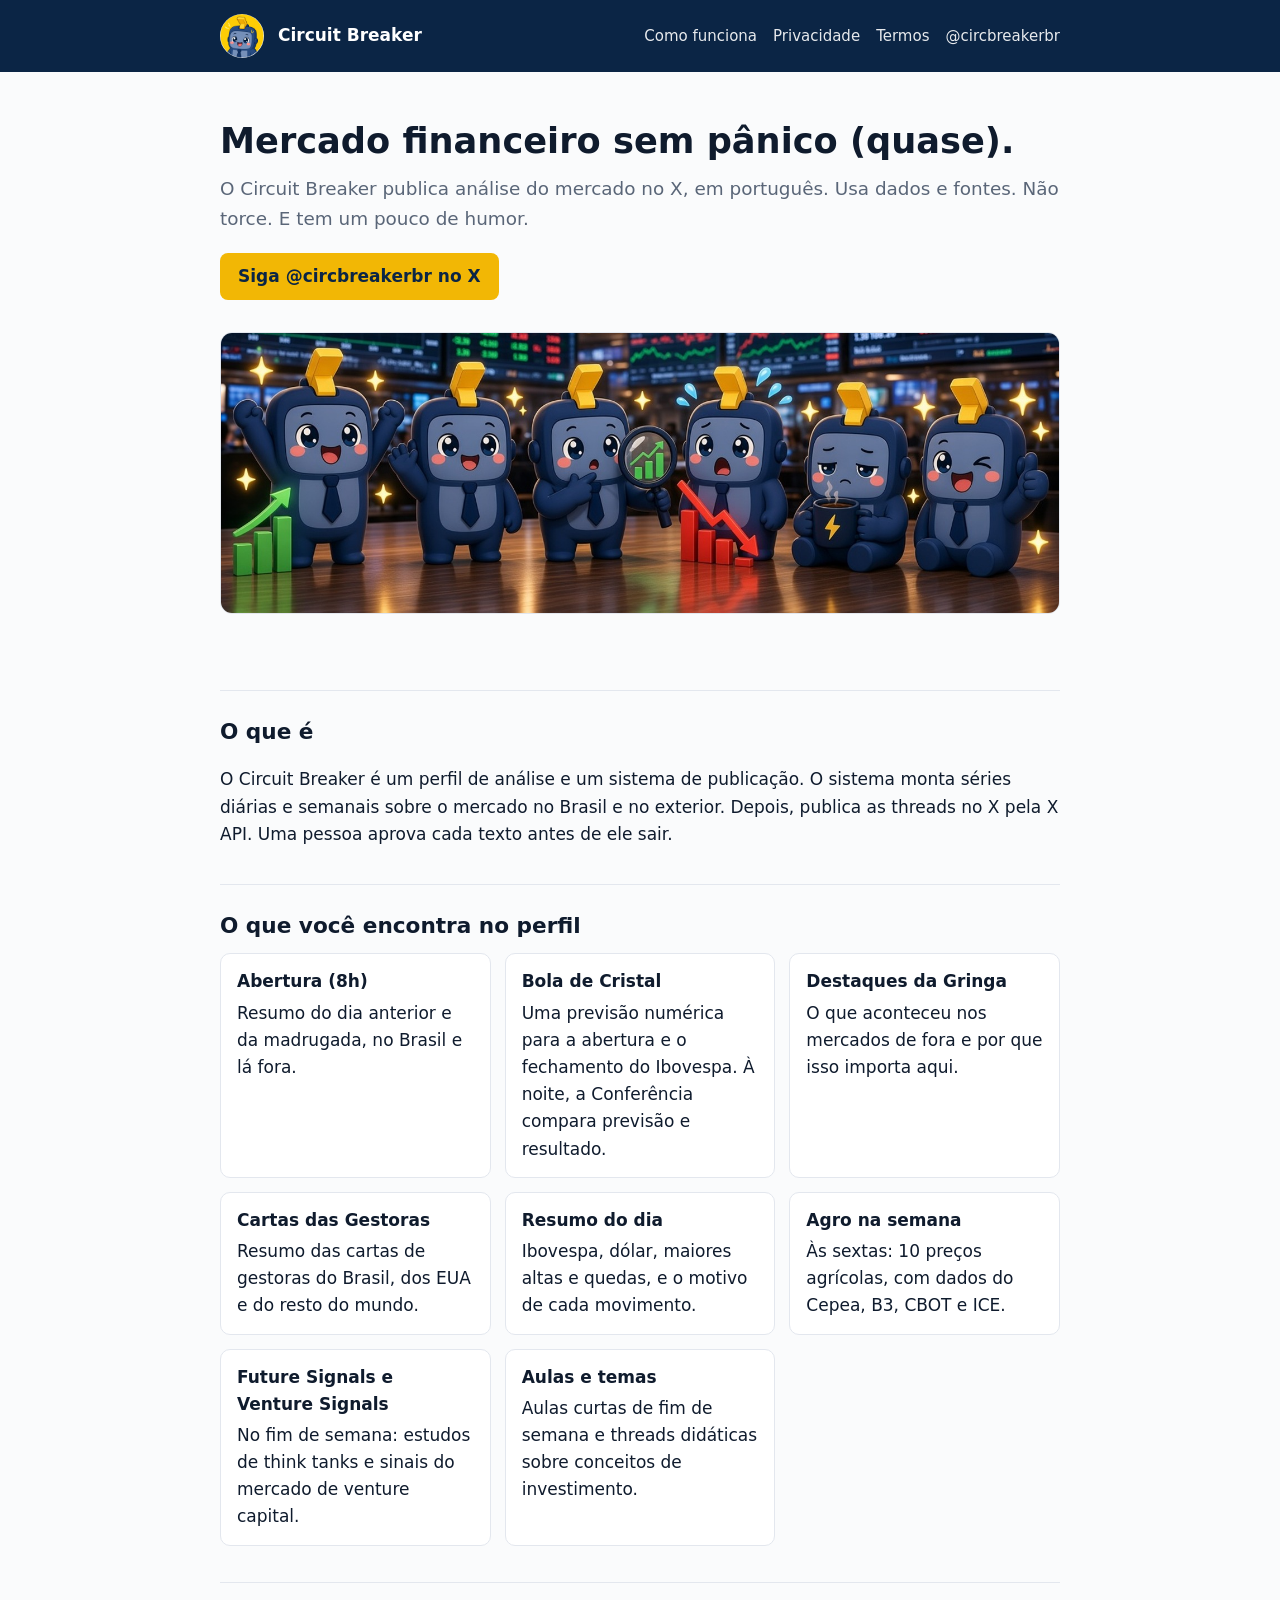
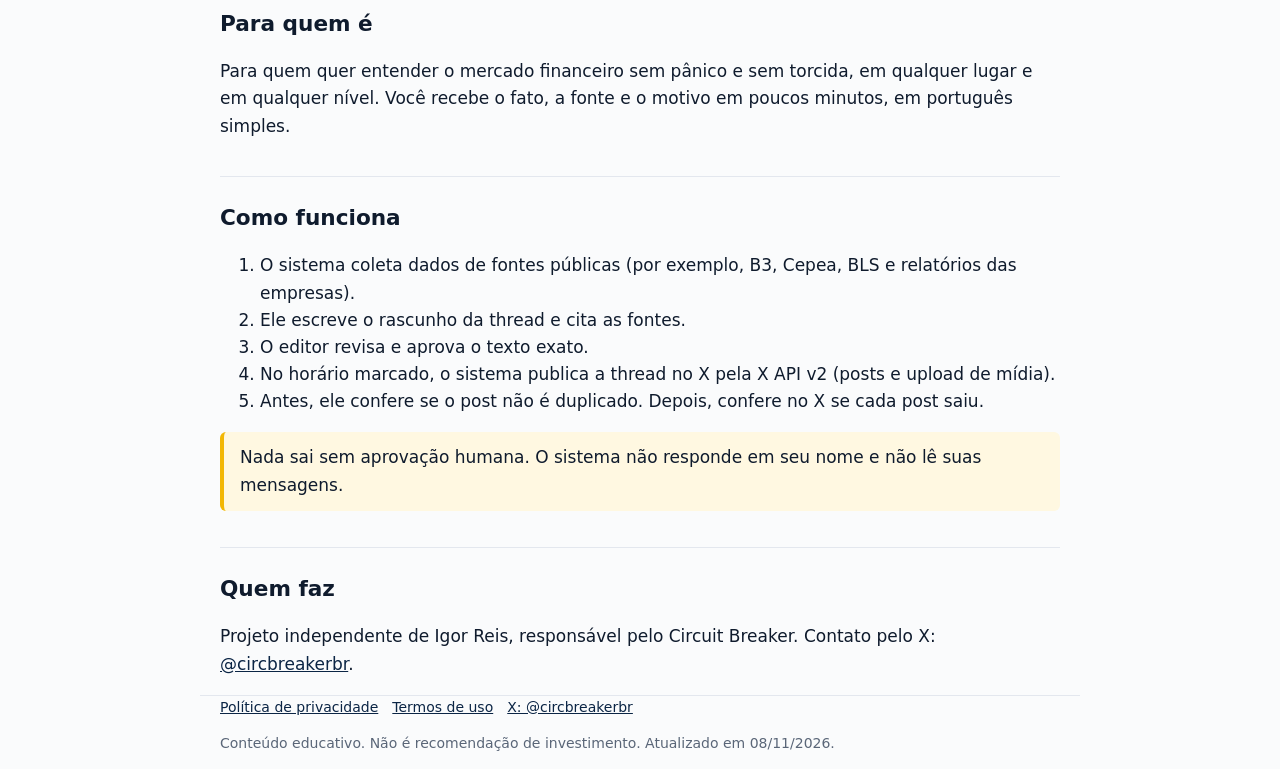
<file: index.html>
<!doctype html><html lang="pt-BR"><head><meta charset="utf-8"><meta name="viewport" content="width=device-width,initial-scale=1"><title>Circuit Breaker — mercado financeiro sem pânico (quase)</title><meta name="description" content="Circuit Breaker: análise do mercado financeiro em português, publicada no X com dados e fontes."><link rel="icon" href="assets/logo.jpg"><link rel="stylesheet" href="style.css"></head><body><header><div class="w"><img src="assets/logo.jpg" alt="Breaker, o mascote do Circuit Breaker"><a href="index.html">Circuit Breaker</a><nav><a href="index.html#como-funciona">Como funciona</a><a href="privacidade.html">Privacidade</a><a href="termos.html">Termos</a><a href="https://x.com/circbreakerbr">@circbreakerbr</a></nav></div></header><main class="w"><section class="hero"><h1>Mercado financeiro sem pânico (quase).</h1><p>O Circuit Breaker publica análise do mercado no X, em português. Usa dados e fontes. Não torce. E tem um pouco de humor.</p><a class="btn" href="https://x.com/circbreakerbr">Siga @circbreakerbr no X</a></section>
<img class="banner" src="assets/banner.jpg" alt="Banner do Circuit Breaker: mascotes Breaker num pregão">
<h2>O que é</h2><p>O Circuit Breaker é um perfil de análise e um sistema de publicação. O sistema monta séries diárias e semanais sobre o mercado no Brasil e no exterior. Depois, publica as threads no X pela X API. Uma pessoa aprova cada texto antes de ele sair.</p>
<h2>O que você encontra no perfil</h2><div class="grid">
<div class="card"><b>Abertura (8h)</b>Resumo do dia anterior e da madrugada, no Brasil e lá fora.</div>
<div class="card"><b>Bola de Cristal</b>Uma previsão numérica para a abertura e o fechamento do Ibovespa. À noite, a Conferência compara previsão e resultado.</div>
<div class="card"><b>Destaques da Gringa</b>O que aconteceu nos mercados de fora e por que isso importa aqui.</div>
<div class="card"><b>Cartas das Gestoras</b>Resumo das cartas de gestoras do Brasil, dos EUA e do resto do mundo.</div>
<div class="card"><b>Resumo do dia</b>Ibovespa, dólar, maiores altas e quedas, e o motivo de cada movimento.</div>
<div class="card"><b>Agro na semana</b>Às sextas: 10 preços agrícolas, com dados do Cepea, B3, CBOT e ICE.</div>
<div class="card"><b>Future Signals e Venture Signals</b>No fim de semana: estudos de think tanks e sinais do mercado de venture capital.</div>
<div class="card"><b>Aulas e temas</b>Aulas curtas de fim de semana e threads didáticas sobre conceitos de investimento.</div></div>
<h2>Para quem é</h2><p>Para quem quer entender o mercado financeiro sem pânico e sem torcida, em qualquer lugar e em qualquer nível. Você recebe o fato, a fonte e o motivo em poucos minutos, em português simples.</p>
<h2 id="como-funciona">Como funciona</h2><ol><li>O sistema coleta dados de fontes públicas (por exemplo, B3, Cepea, BLS e relatórios das empresas).</li><li>Ele escreve o rascunho da thread e cita as fontes.</li><li>O editor revisa e aprova o texto exato.</li><li>No horário marcado, o sistema publica a thread no X pela X API v2 (posts e upload de mídia).</li><li>Antes, ele confere se o post não é duplicado. Depois, confere no X se cada post saiu.</li></ol>
<p class="note">Nada sai sem aprovação humana. O sistema não responde em seu nome e não lê suas mensagens.</p>
<h2>Quem faz</h2><p>Projeto independente de Igor Reis, responsável pelo Circuit Breaker. Contato pelo X: <a href="https://x.com/circbreakerbr">@circbreakerbr</a>.</p></main><footer class="w"><a href="privacidade.html">Política de privacidade</a><a href="termos.html">Termos de uso</a><a href="https://x.com/circbreakerbr">X: @circbreakerbr</a><p>Conteúdo educativo. Não é recomendação de investimento. Atualizado em 08/11/2026.</p></footer></body></html>
</file>
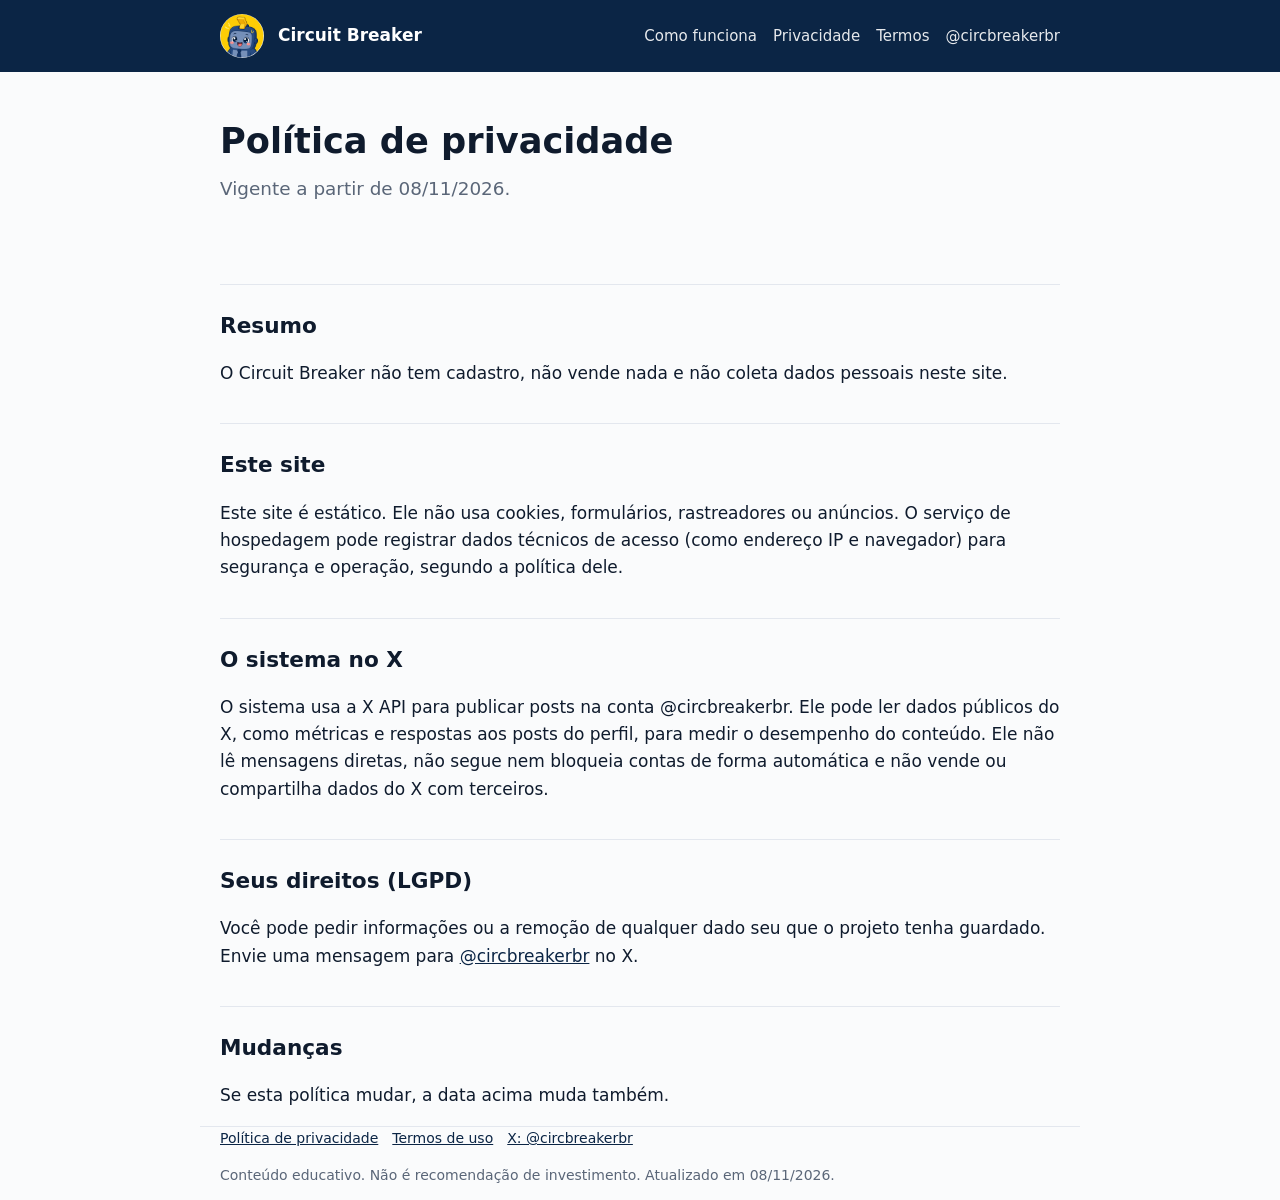
<file: privacidade.html>
<!doctype html><html lang="pt-BR"><head><meta charset="utf-8"><meta name="viewport" content="width=device-width,initial-scale=1"><title>Política de privacidade — Circuit Breaker</title><meta name="description" content="Circuit Breaker: análise do mercado financeiro em português, publicada no X com dados e fontes."><link rel="icon" href="assets/logo.jpg"><link rel="stylesheet" href="style.css"></head><body><header><div class="w"><img src="assets/logo.jpg" alt="Breaker, o mascote do Circuit Breaker"><a href="index.html">Circuit Breaker</a><nav><a href="index.html#como-funciona">Como funciona</a><a href="privacidade.html">Privacidade</a><a href="termos.html">Termos</a><a href="https://x.com/circbreakerbr">@circbreakerbr</a></nav></div></header><main class="w"><section class="hero"><h1>Política de privacidade</h1><p>Vigente a partir de 08/11/2026.</p></section>
<h2>Resumo</h2><p>O Circuit Breaker não tem cadastro, não vende nada e não coleta dados pessoais neste site.</p>
<h2>Este site</h2><p>Este site é estático. Ele não usa cookies, formulários, rastreadores ou anúncios. O serviço de hospedagem pode registrar dados técnicos de acesso (como endereço IP e navegador) para segurança e operação, segundo a política dele.</p>
<h2>O sistema no X</h2><p>O sistema usa a X API para publicar posts na conta @circbreakerbr. Ele pode ler dados públicos do X, como métricas e respostas aos posts do perfil, para medir o desempenho do conteúdo. Ele não lê mensagens diretas, não segue nem bloqueia contas de forma automática e não vende ou compartilha dados do X com terceiros.</p>
<h2>Seus direitos (LGPD)</h2><p>Você pode pedir informações ou a remoção de qualquer dado seu que o projeto tenha guardado. Envie uma mensagem para <a href="https://x.com/circbreakerbr">@circbreakerbr</a> no X.</p>
<h2>Mudanças</h2><p>Se esta política mudar, a data acima muda também.</p></main><footer class="w"><a href="privacidade.html">Política de privacidade</a><a href="termos.html">Termos de uso</a><a href="https://x.com/circbreakerbr">X: @circbreakerbr</a><p>Conteúdo educativo. Não é recomendação de investimento. Atualizado em 08/11/2026.</p></footer></body></html>
</file>
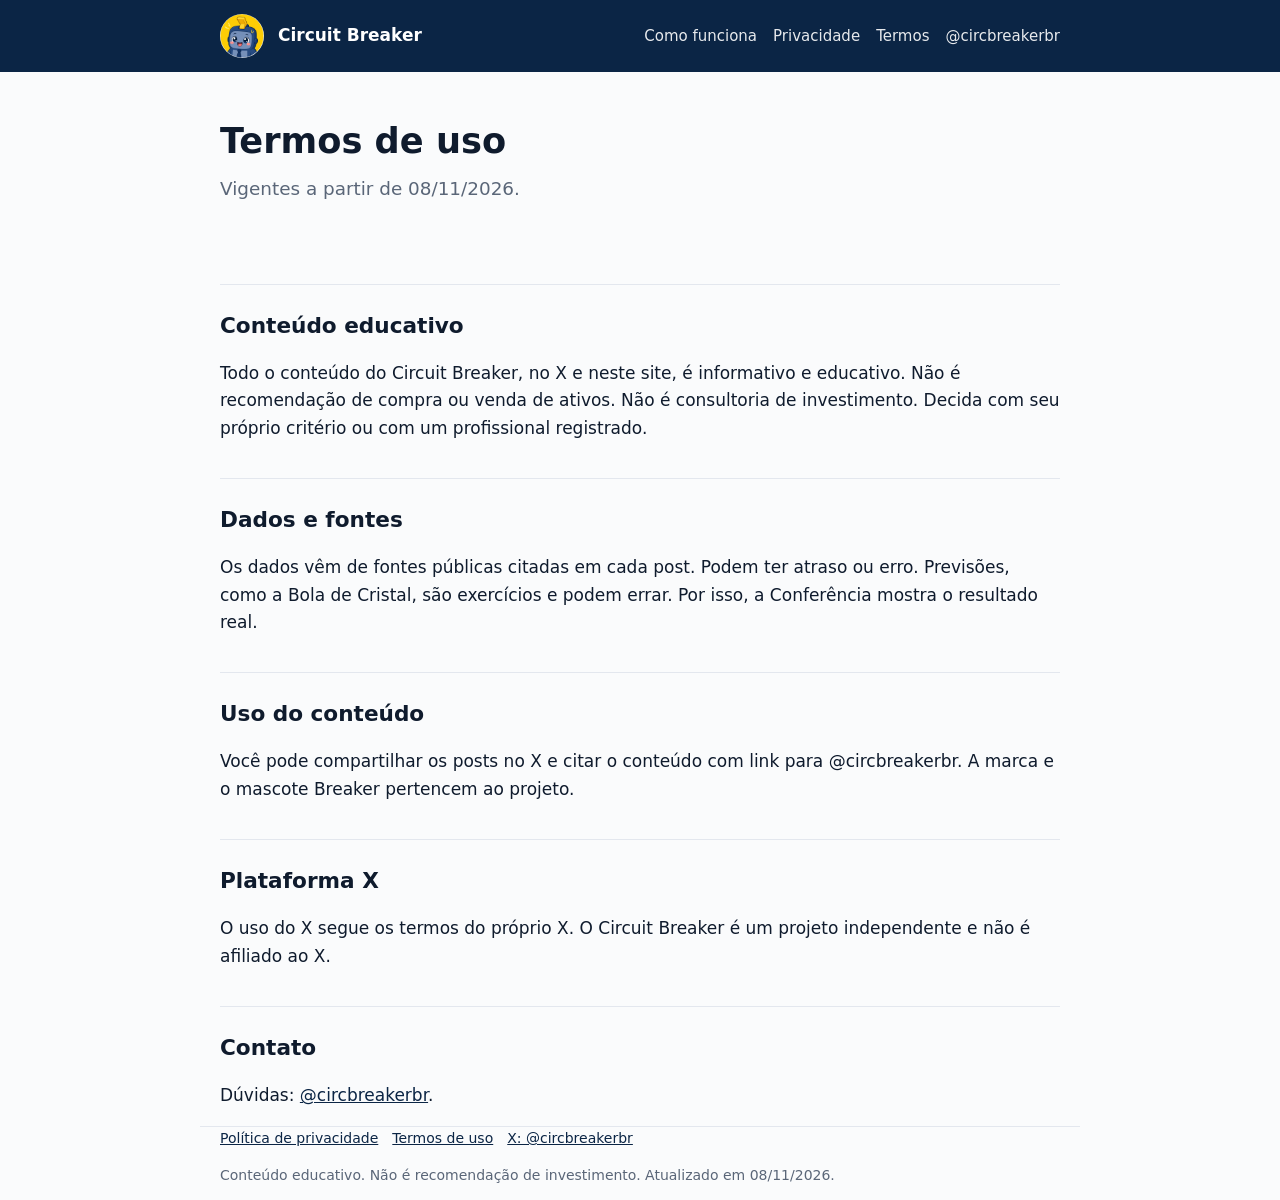
<file: termos.html>
<!doctype html><html lang="pt-BR"><head><meta charset="utf-8"><meta name="viewport" content="width=device-width,initial-scale=1"><title>Termos de uso — Circuit Breaker</title><meta name="description" content="Circuit Breaker: análise do mercado financeiro em português, publicada no X com dados e fontes."><link rel="icon" href="assets/logo.jpg"><link rel="stylesheet" href="style.css"></head><body><header><div class="w"><img src="assets/logo.jpg" alt="Breaker, o mascote do Circuit Breaker"><a href="index.html">Circuit Breaker</a><nav><a href="index.html#como-funciona">Como funciona</a><a href="privacidade.html">Privacidade</a><a href="termos.html">Termos</a><a href="https://x.com/circbreakerbr">@circbreakerbr</a></nav></div></header><main class="w"><section class="hero"><h1>Termos de uso</h1><p>Vigentes a partir de 08/11/2026.</p></section>
<h2>Conteúdo educativo</h2><p>Todo o conteúdo do Circuit Breaker, no X e neste site, é informativo e educativo. Não é recomendação de compra ou venda de ativos. Não é consultoria de investimento. Decida com seu próprio critério ou com um profissional registrado.</p>
<h2>Dados e fontes</h2><p>Os dados vêm de fontes públicas citadas em cada post. Podem ter atraso ou erro. Previsões, como a Bola de Cristal, são exercícios e podem errar. Por isso, a Conferência mostra o resultado real.</p>
<h2>Uso do conteúdo</h2><p>Você pode compartilhar os posts no X e citar o conteúdo com link para @circbreakerbr. A marca e o mascote Breaker pertencem ao projeto.</p>
<h2>Plataforma X</h2><p>O uso do X segue os termos do próprio X. O Circuit Breaker é um projeto independente e não é afiliado ao X.</p>
<h2>Contato</h2><p>Dúvidas: <a href="https://x.com/circbreakerbr">@circbreakerbr</a>.</p></main><footer class="w"><a href="privacidade.html">Política de privacidade</a><a href="termos.html">Termos de uso</a><a href="https://x.com/circbreakerbr">X: @circbreakerbr</a><p>Conteúdo educativo. Não é recomendação de investimento. Atualizado em 08/11/2026.</p></footer></body></html>
</file>
<file: style.css>
:root{--ink:#0f1b2d;--muted:#5a6678;--line:#e3e7ee;--navy:#0b2545;--amber:#f2b705;--bg:#fafbfc}
*{box-sizing:border-box}body{margin:0;font:17px/1.6 system-ui,-apple-system,"Segoe UI",Roboto,sans-serif;color:var(--ink);background:var(--bg)}
a{color:var(--navy)}header{background:var(--navy);color:#fff}header .w{display:flex;align-items:center;gap:14px;padding:14px 20px}
header img{width:44px;height:44px;border-radius:50%}header a{color:#fff;text-decoration:none;font-weight:700}nav{margin-left:auto;display:flex;flex-wrap:wrap;gap:16px;font-size:15px}nav a{font-weight:500;opacity:.9}
.w{max-width:880px;margin:0 auto;padding:0 20px}.hero{padding:48px 0 24px}.hero h1{font-size:2.2rem;line-height:1.2;margin:0 0 12px}.hero p{color:var(--muted);font-size:1.15rem;margin:0 0 20px}
.btn{display:inline-block;background:var(--amber);color:var(--navy);font-weight:700;padding:10px 18px;border-radius:8px;text-decoration:none}
.banner{width:100%;border-radius:12px;border:1px solid var(--line);margin:8px 0 32px}
h2{font-size:1.35rem;margin:36px 0 10px;border-top:1px solid var(--line);padding-top:24px}
.grid{display:grid;grid-template-columns:repeat(auto-fit,minmax(240px,1fr));gap:14px}.card{background:#fff;border:1px solid var(--line);border-radius:10px;padding:14px 16px}.card b{display:block;margin-bottom:4px}
.note{background:#fff8e1;border-left:4px solid var(--amber);padding:12px 16px;border-radius:6px}
footer{margin-top:48px;border-top:1px solid var(--line);padding:20px 0 40px;color:var(--muted);font-size:14px}footer a{margin-right:14px}
</file>
